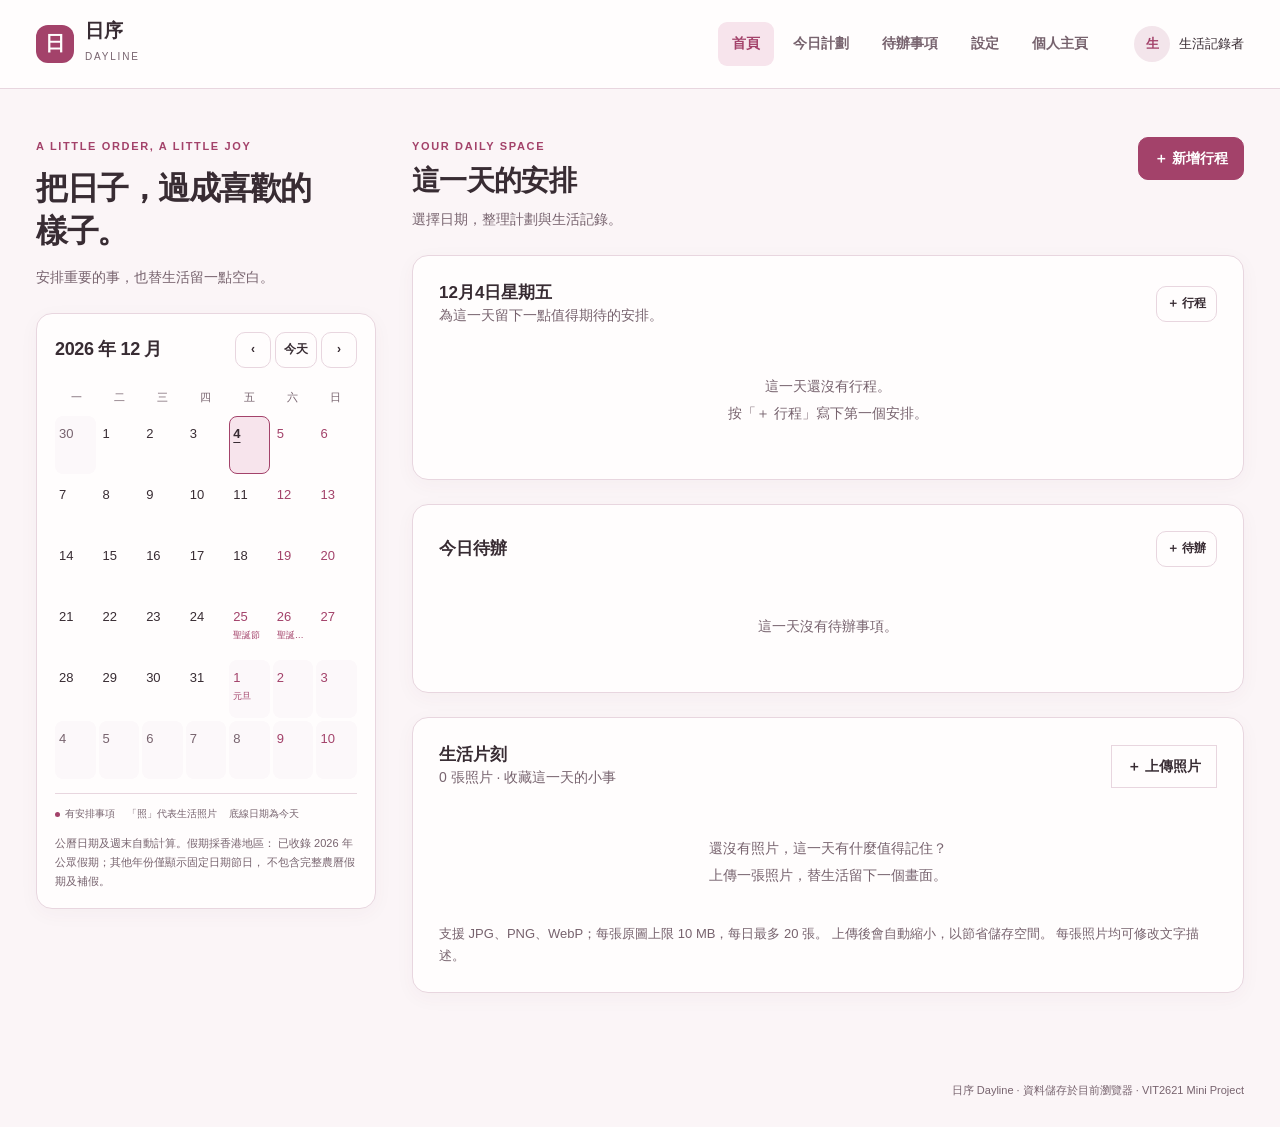
<file: index.html>
<!DOCTYPE html>
<html lang="zh-Hant">
<head>
  <meta charset="UTF-8">
  <meta name="viewport" content="width=device-width, initial-scale=1">
<meta name="theme-color" content="#fbf5f7">

  <title>首頁｜日序 Dayline</title>
  <link rel="stylesheet" href="css/style.css">
  <script src="js/app.js" defer></script>
</head>
<body data-page="home">
  <div id="app" aria-busy="true">
    <p class="loading">正在載入日序……</p>
  </div>
  <div id="toast" class="toast" role="status" aria-live="polite"></div>
  <noscript>請啟用 JavaScript，才能使用日程及照片儲存功能。</noscript>
</body>
</html>
</file>
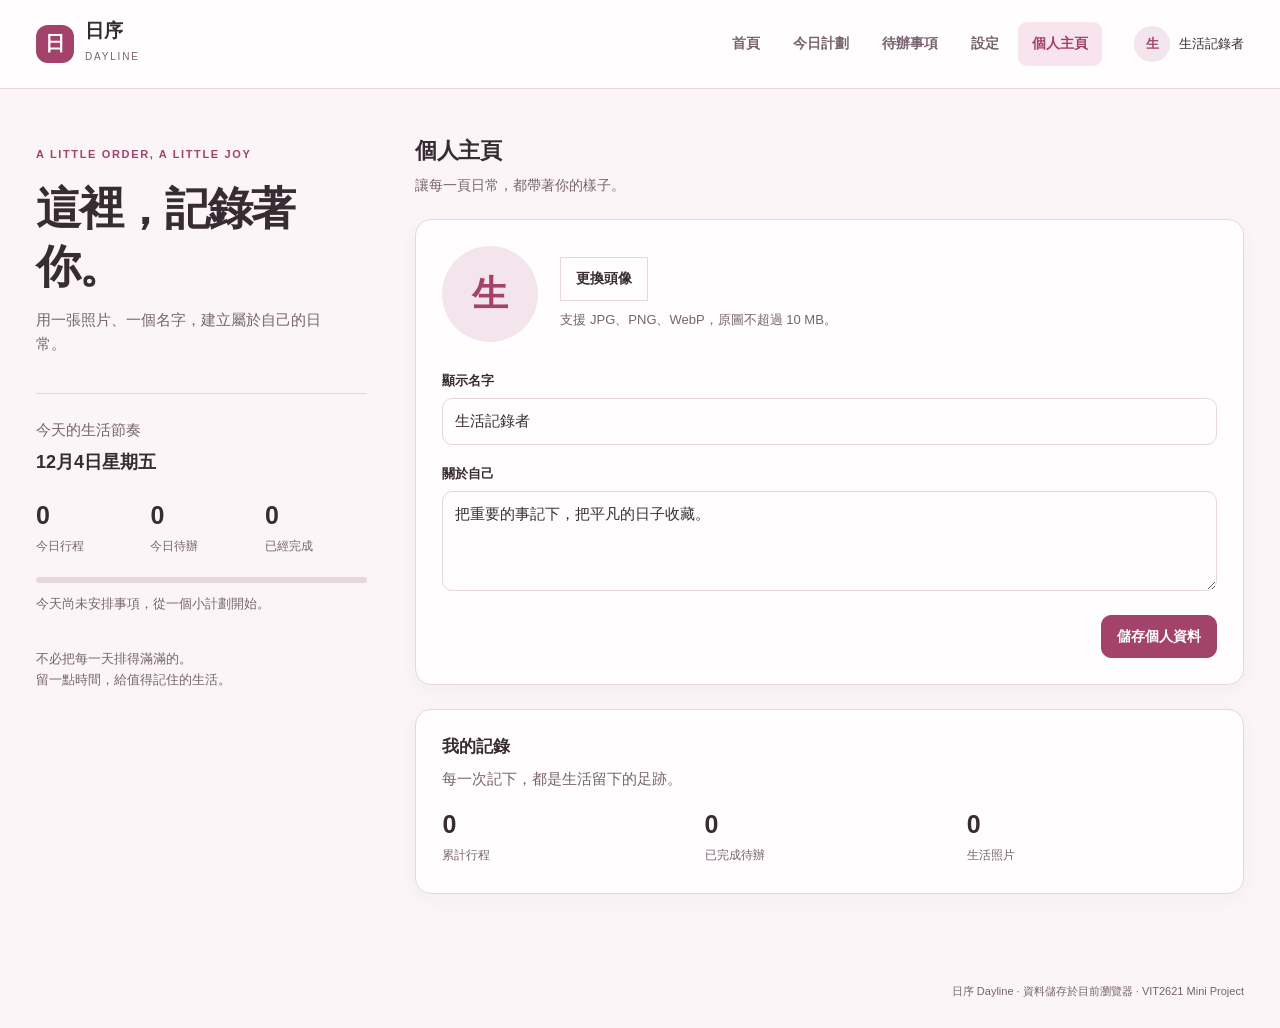
<file: profile.html>
<!DOCTYPE html>
<html lang="zh-Hant">
<head>
  <meta charset="UTF-8">
  <meta name="viewport" content="width=device-width, initial-scale=1">
<meta name="theme-color" content="#fbf5f7">


  <title>個人主頁｜日序 Dayline</title>

  <link rel="stylesheet" href="./css/style.css">
  <script src="./js/app.js" defer></script>
</head>

<body data-page="profile">
  <div id="app" aria-busy="true">
    <p class="loading">正在載入個人主頁……</p>
  </div>

  <div
    id="toast"
    class="toast"
    role="status"
    aria-live="polite">
  </div>

  <noscript>
    請啟用 JavaScript，才能使用個人主頁。
  </noscript>
</body>
</html>
</file>
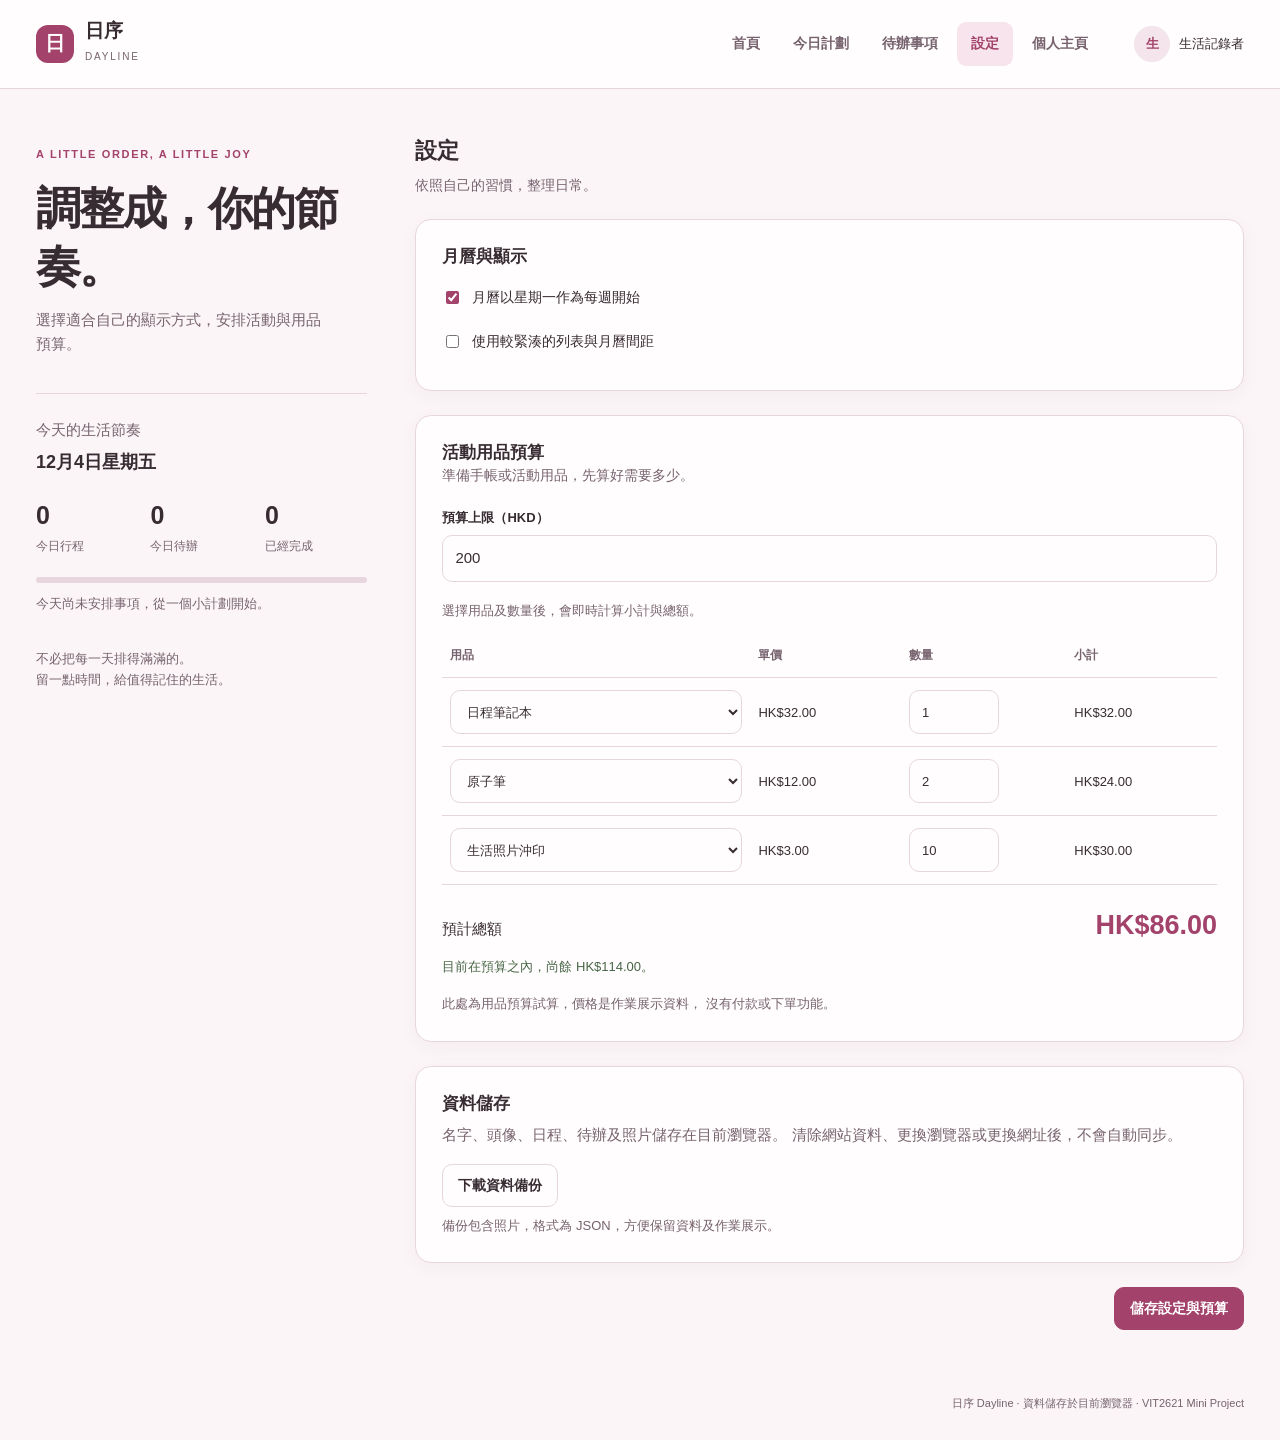
<file: settings.html>
<!DOCTYPE html>
<html lang="zh-Hant">
<head>
  <meta charset="UTF-8">
  <meta name="viewport" content="width=device-width, initial-scale=1">
<meta name="theme-color" content="#fbf5f7">

  <title>設定｜日序 Dayline</title>
  <link rel="stylesheet" href="css/style.css">
  <script src="js/app.js" defer></script>
</head>
<body data-page="settings">
  <div id="app" aria-busy="true">
    <p class="loading">正在載入日序……</p>
  </div>
  <div id="toast" class="toast" role="status" aria-live="polite"></div>
  <noscript>請啟用 JavaScript，才能使用日程及照片儲存功能。</noscript>
</body>
</html>
</file>
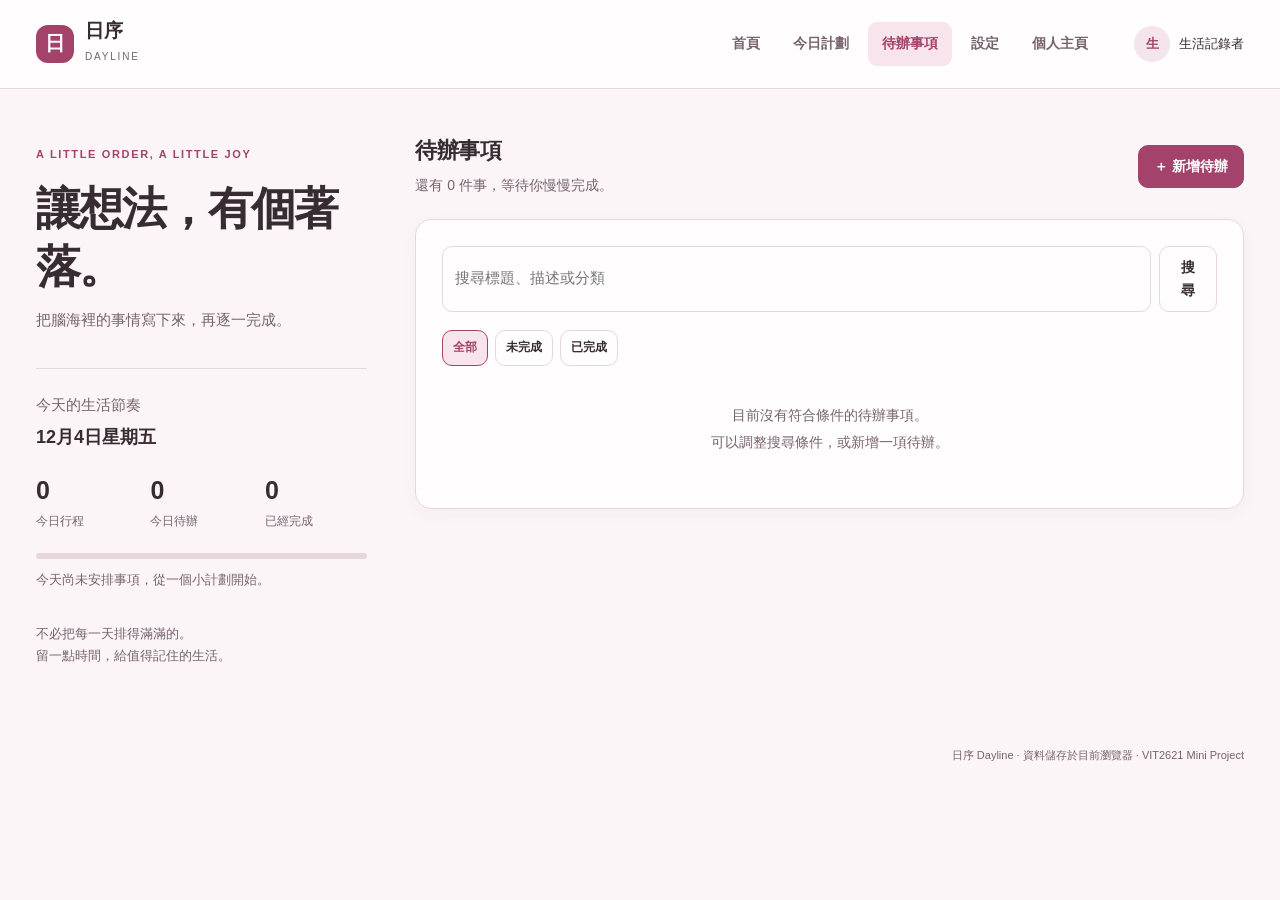
<file: tasks.html>
<!DOCTYPE html>
<html lang="zh-Hant">
<head>
  <meta charset="UTF-8">
  <meta name="viewport" content="width=device-width, initial-scale=1">
<meta name="theme-color" content="#fbf5f7">

  <title>待辦事項｜日序 Dayline</title>
  <link rel="stylesheet" href="css/style.css">
  <script src="js/app.js" defer></script>
</head>
<body data-page="tasks">
  <div id="app" aria-busy="true">
    <p class="loading">正在載入日序……</p>
  </div>
  <div id="toast" class="toast" role="status" aria-live="polite"></div>
  <noscript>請啟用 JavaScript，才能使用日程及照片儲存功能。</noscript>
</body>
</html>
</file>
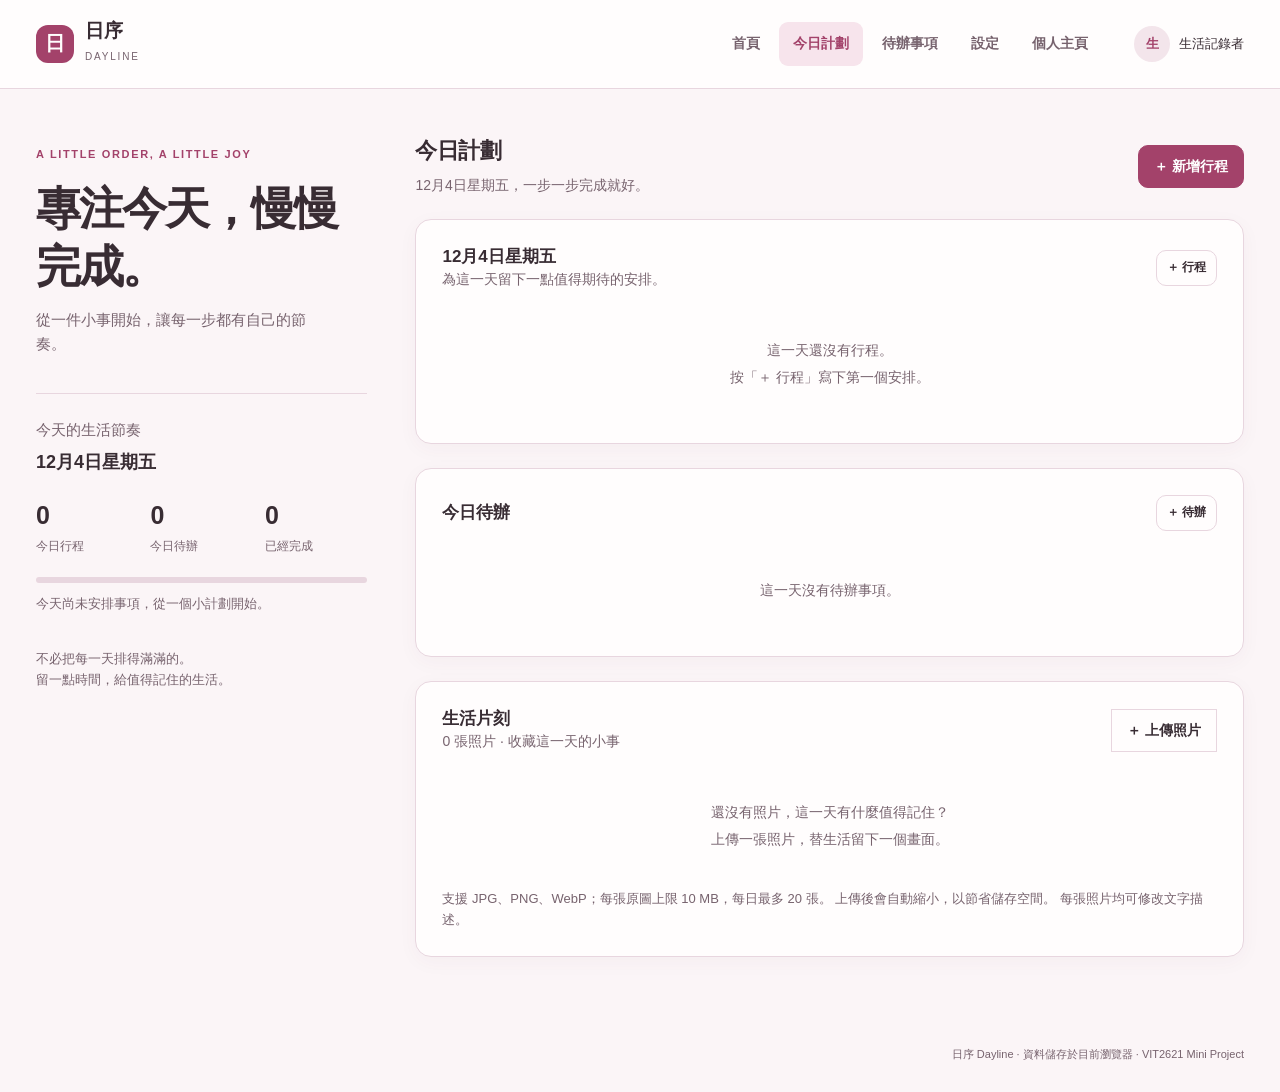
<file: today.html>
<!DOCTYPE html>
<html lang="zh-Hant">
<head>
  <meta charset="UTF-8">
  <meta name="viewport" content="width=device-width, initial-scale=1">
<meta name="theme-color" content="#fbf5f7">

  <title>今日計劃｜日序 Dayline</title>
  <link rel="stylesheet" href="css/style.css">
  <script src="js/app.js" defer></script>
</head>
<body data-page="today">
  <div id="app" aria-busy="true">
    <p class="loading">正在載入日序……</p>
  </div>
  <div id="toast" class="toast" role="status" aria-live="polite"></div>
  <noscript>請啟用 JavaScript，才能使用日程及照片儲存功能。</noscript>
</body>
</html>
</file>
<file: css/style.css>
:root {
  --bg: #ffeff6;
  --surface: #ffffff;
  --surface-soft: #ffffff;
  --ink: #302d28;
  --muted: #71695e;
  --line: #fffcf6;
  --accent: #a34f37;
  --accent-hover: #f3acc1;
  --accent-soft: #ffffff;
  --success: #526b48;
  --radius: 16px;
  --shadow: 0 5px 20px rgb(63 45 27 / 4%);
}

* {
  box-sizing: border-box;
}

html {
  color-scheme: light;
  background: var(--bg);
}

body {
  margin: 0;
  color: var(--ink);
  font-family: Inter, "Noto Sans TC", "PingFang TC",
    "Microsoft JhengHei", sans-serif;
  font-size: 15px;
  line-height: 1.65;
}

button,
input,
textarea,
select {
  font: inherit;
}

button,
a,
input,
textarea,
select {
  -webkit-tap-highlight-color: transparent;
}

button,
a {
  touch-action: manipulation;
}

button {
  cursor: pointer;
}

button:disabled {
  cursor: wait;
  opacity: 0.65;
}

a {
  color: inherit;
  text-decoration: none;
}

button,
input,
textarea,
select {
  border-radius: 10px;
}

button:focus-visible,
a:focus-visible,
input:focus-visible,
textarea:focus-visible,
select:focus-visible {
  outline: 3px solid var(--accent);
  outline-offset: 3px;
}

h1,
h2,
h3,
p {
  margin-top: 0;
}

h1,
h2,
h3 {
  line-height: 1.3;
}

h1 {
  margin-bottom: 12px;
  font-size: clamp(30px, 3.5vw, 45px);
  letter-spacing: -0.045em;
}

h2 {
  margin-bottom: 8px;
  font-size: 22px;
  letter-spacing: -0.025em;
}

h3 {
  margin-bottom: 8px;
  font-size: 17px;
}

p {
  margin-bottom: 16px;
}

img {
  display: block;
  max-width: 100%;
}

small,
.muted,
.help {
  color: var(--muted);
}

small,
.help {
  font-size: 13px;
}

.help {
  margin: 8px 0 0;
}

.loading {
  padding: 40px;
}

.skip-link {
  position: fixed;
  top: -80px;
  left: 16px;
  z-index: 100;
  padding: 12px;
  background: var(--surface);
}

.skip-link:focus {
  top: 12px;
}

.topbar {
  background: var(--surface);
  border-bottom: 1px solid var(--line);
}

.topbar-inner {
  max-width: 1360px;
  min-height: 88px;
  margin: auto;
  padding: 16px 36px;
  display: flex;
  align-items: center;
  gap: 32px;
}

.brand {
  display: flex;
  align-items: center;
  gap: 11px;
  flex-shrink: 0;
}

.brand-mark {
  width: 38px;
  height: 38px;
  display: grid;
  place-items: center;
  color: var(--surface);
  background: var(--accent);
  border-radius: 12px;
  font-size: 20px;
  font-weight: 700;
}

.brand strong {
  display: block;
  line-height: 1.2;
  font-size: 19px;
}

.brand small {
  font-size: 10px;
  letter-spacing: 0.18em;
}

.navigation {
  display: flex;
  gap: 5px;
  margin-left: auto;
}

.navigation a {
  padding: 10px 14px;
  border-radius: 9px;
  color: var(--muted);
  white-space: nowrap;
  font-size: 14px;
  font-weight: 600;
}

.navigation a:hover {
  background: var(--bg);
  color: var(--ink);
}

.navigation a[aria-current="page"] {
  background: var(--accent-soft);
  color: var(--accent);
}

.header-profile {
  display: flex;
  align-items: center;
  gap: 9px;
  font-size: 13px;
  min-width: 0;
}

.header-profile span:last-child {
  max-width: 85px;
  overflow: hidden;
  text-overflow: ellipsis;
  white-space: nowrap;
}

.avatar {
  width: 36px;
  height: 36px;
  flex-shrink: 0;
  display: grid;
  place-items: center;
  border-radius: 50%;
  object-fit: cover;
  background: var(--surface-soft);
  color: var(--accent);
  font-weight: 700;
}

.avatar.large {
  width: 96px;
  height: 96px;
  font-size: 36px;
}

.workspace {
  max-width: 1360px;
  margin: 0 auto;
  padding: 48px 36px 64px;
  display: grid;
  grid-template-columns: minmax(230px, 0.8fr) minmax(0, 2fr);
  gap: 48px;
  align-items: start;
}

.sidebar {
  position: sticky;
  top: 32px;
  min-width: 0;
  padding-top: 8px;
}

.eyebrow {
  margin-bottom: 16px;
  color: var(--accent);
  font-size: 11px;
  font-weight: 700;
  letter-spacing: 0.15em;
}

.sidebar-intro {
  max-width: 285px;
  color: var(--muted);
}

.side-summary {
  margin-top: 36px;
  padding-top: 24px;
  border-top: 1px solid var(--line);
}

.side-date {
  margin: 5px 0 20px;
  font-size: 18px;
  font-weight: 600;
}

.stats {
  display: grid;
  grid-template-columns: repeat(3, minmax(0, 1fr));
  gap: 12px;
}

.stats strong {
  display: block;
  font-size: 25px;
  line-height: 1.4;
}

.stats span {
  font-size: 12px;
  color: var(--muted);
}

.progress-track {
  height: 6px;
  margin: 20px 0 8px;
  overflow: hidden;
  border-radius: 10px;
  background: var(--line);
}

.progress-fill {
  height: 100%;
  background: var(--accent);
}

.side-note {
  margin-top: 32px;
  max-width: 290px;
  font-size: 13px;
  color: var(--muted);
}

main {
  min-width: 0;
}

.page-heading {
  display: flex;
  align-items: center;
  justify-content: space-between;
  gap: 16px;
  margin-bottom: 22px;
}

.page-heading p,
.section-heading p {
  margin-bottom: 0;
  color: var(--muted);
  font-size: 14px;
}

.panel {
  padding: 26px;
  margin-bottom: 24px;
  border: 1px solid var(--line);
  border-radius: var(--radius);
  background: var(--surface);
  box-shadow: var(--shadow);
}

.section-heading {
  display: flex;
  align-items: center;
  justify-content: space-between;
  gap: 16px;
  margin-bottom: 20px;
}

.section-heading h2,
.section-heading h3 {
  margin-bottom: 0;
}

.actions {
  display: flex;
  align-items: center;
  gap: 8px;
  flex-wrap: wrap;
}

.btn {
  min-height: 42px;
  padding: 9px 15px;
  display: inline-flex;
  align-items: center;
  justify-content: center;
  gap: 7px;
  border: 1px solid var(--line);
  background: var(--surface);
  color: var(--ink);
  font-size: 14px;
  font-weight: 600;
  text-align: center;
}

.btn:hover {
  background: var(--bg);
}

.btn.primary {
  background: var(--accent);
  border-color: var(--accent);
  color: white;
}

.btn.primary:hover {
  background: var(--accent-hover);
}

.btn.small {
  min-height: 36px;
  padding: 6px 10px;
  font-size: 12px;
}

.btn.danger {
  color: #a13f32;
}

.text-button {
  min-height: 40px;
  padding: 6px 8px;
  background: transparent;
  border: 0;
  color: var(--muted);
  font-size: 13px;
}

.text-button:hover {
  color: var(--accent);
  background: var(--bg);
}

.calendar-toolbar {
  display: flex;
  align-items: center;
  justify-content: space-between;
  flex-wrap: wrap;
  gap: 12px;
  margin-bottom: 20px;
}

.calendar-toolbar h2 {
  margin: 0;
}

.weekdays,
.calendar-grid {
  display: grid;
  grid-template-columns: repeat(7, minmax(0, 1fr));
}

.weekdays span {
  padding: 8px 0 12px;
  text-align: center;
  font-size: 12px;
  color: var(--muted);
}

.calendar-grid {
  gap: 5px;
}

.day {
  min-width: 0;
  min-height: 79px;
  padding: 9px 7px;
  display: flex;
  flex-direction: column;
  align-items: flex-start;
  gap: 3px;
  border: 1px solid transparent;
  border-radius: 10px;
  background: transparent;
  color: var(--ink);
  text-align: left;
}

.day:hover {
  background: var(--bg);
}

.day.outside {
  color: #857d72;
  background: #faf8f4;
}

.day.weekend .day-number,
.day.holiday .day-number {
  color: var(--accent);
}

.day.today .day-number {
  text-decoration: underline;
  text-underline-offset: 4px;
  font-weight: 800;
}

.day.selected {
  background: var(--accent-soft);
  border-color: var(--accent);
}

.day-number {
  font-size: 14px;
}

.holiday-name {
  width: 100%;
  overflow: hidden;
  text-overflow: ellipsis;
  white-space: nowrap;
  font-size: 9px;
  color: var(--accent);
}

.day-meta {
  margin-top: auto;
  display: flex;
  gap: 4px;
  flex-wrap: wrap;
  align-items: center;
  font-size: 10px;
  color: var(--muted);
}

.event-dot {
  width: 5px;
  height: 5px;
  border-radius: 50%;
  background: var(--accent);
}

.legend {
  display: flex;
  flex-wrap: wrap;
  gap: 14px;
  margin-top: 16px;
  padding-top: 14px;
  border-top: 1px solid var(--line);
  color: var(--muted);
  font-size: 11px;
}

.legend span {
  display: flex;
  align-items: center;
  gap: 5px;
}

.empty {
  padding: 24px 12px;
  text-align: center;
  color: var(--muted);
}

.empty p {
  margin: 4px 0;
  font-size: 14px;
}

.entry {
  display: flex;
  align-items: flex-start;
  gap: 12px;
  padding: 17px 0;
  border-bottom: 1px solid var(--line);
}

.entry:last-child {
  border-bottom: 0;
}

.entry-check {
  width: 19px;
  height: 19px;
  margin: 5px 0 0;
  flex-shrink: 0;
  accent-color: var(--accent);
  cursor: pointer;
}

.entry-time {
  min-width: 44px;
  padding-top: 3px;
  color: var(--muted);
  font-size: 12px;
}

.entry-content {
  min-width: 0;
  flex: 1;
}

.entry-title {
  margin: 0 0 4px;
  overflow-wrap: anywhere;
  font-size: 15px;
  font-weight: 600;
}

.entry.completed .entry-title {
  color: var(--muted);
  text-decoration: line-through;
}

.entry-description {
  margin: 5px 0 0;
  color: var(--muted);
  font-size: 13px;
  white-space: pre-wrap;
  overflow-wrap: anywhere;
}

.entry-meta {
  display: flex;
  align-items: center;
  flex-wrap: wrap;
  gap: 8px;
  color: var(--muted);
  font-size: 12px;
}

.tag {
  display: inline-block;
  padding: 2px 8px;
  border-radius: 6px;
  background: var(--bg);
  font-size: 11px;
}

.overdue {
  color: #a13f32;
}

.photo-grid {
  display: grid;
  grid-template-columns: repeat(3, minmax(0, 1fr));
  gap: 14px;
}

.photo-card {
  margin: 0;
  min-width: 0;
}

.photo-card img {
  width: 100%;
  aspect-ratio: 4 / 3;
  border-radius: 10px;
  object-fit: cover;
  background: var(--bg);
}

.photo-card figcaption {
  margin-top: 8px;
  color: var(--muted);
  font-size: 12px;
  overflow-wrap: anywhere;
}

.photo-card .actions {
  margin-top: 3px;
  gap: 2px;
}

.form-grid {
  display: grid;
  grid-template-columns: repeat(2, minmax(0, 1fr));
  gap: 18px;
}

.field {
  display: flex;
  flex-direction: column;
  gap: 7px;
  min-width: 0;
  margin-bottom: 18px;
}

.form-grid .field {
  margin-bottom: 0;
}

.field.full {
  grid-column: 1 / -1;
}

.field > label,
.field > span {
  font-size: 13px;
  font-weight: 600;
}

input:not([type="checkbox"]),
textarea,
select {
  width: 100%;
  min-width: 0;
  min-height: 44px;
  padding: 10px 12px;
  border: 1px solid var(--line);
  background: var(--surface);
  color: var(--ink);
}

textarea {
  resize: vertical;
  min-height: 100px;
}

input[type="checkbox"] {
  accent-color: var(--accent);
}

.check-label {
  display: flex;
  align-items: center;
  gap: 10px;
  min-height: 44px;
  font-size: 14px;
}

.form-footer {
  display: flex;
  justify-content: flex-end;
  gap: 8px;
  margin-top: 24px;
}

.search-form {
  display: flex;
  gap: 8px;
  margin-bottom: 18px;
}

.filters {
  display: flex;
  gap: 7px;
  flex-wrap: wrap;
  margin-bottom: 10px;
}

.filters .active {
  color: var(--accent);
  background: var(--accent-soft);
  border-color: var(--accent);
}

.profile-header {
  display: flex;
  align-items: center;
  flex-wrap: wrap;
  gap: 22px;
  margin-bottom: 28px;
}

.profile-header p {
  margin: 8px 0 0;
}

.table-wrap {
  width: 100%;
  overflow-x: auto;
}

table {
  width: 100%;
  border-collapse: collapse;
  font-size: 13px;
}

caption {
  margin-bottom: 12px;
  text-align: left;
  color: var(--muted);
}

th,
td {
  padding: 12px 8px;
  border-bottom: 1px solid var(--line);
  text-align: left;
  vertical-align: middle;
}

th {
  color: var(--muted);
  font-size: 12px;
  font-weight: 600;
}

.budget-table {
  min-width: 430px;
}

.budget-table select {
  min-width: 135px;
}

.budget-table input {
  min-width: 65px;
  max-width: 90px;
}

.budget-summary {
  display: flex;
  align-items: baseline;
  justify-content: space-between;
  gap: 16px;
  margin-top: 18px;
}

.budget-summary strong {
  color: var(--accent);
  font-size: 27px;
}

.budget-feedback {
  margin-top: 8px;
  color: var(--success);
  font-size: 13px;
}

.budget-feedback.over {
  color: #a13f32;
}

dialog {
  width: min(540px, calc(100% - 32px));
  max-height: calc(100dvh - 48px);
  padding: 28px;
  overflow-y: auto;
  border: 1px solid var(--line);
  border-radius: var(--radius);
  background: var(--surface);
  color: var(--ink);
  box-shadow: 0 20px 80px rgb(40 30 20 / 18%);
}

dialog::backdrop {
  background: rgb(40 33 25 / 35%);
}

.toast {
  position: fixed;
  left: 50%;
  bottom: 26px;
  z-index: 200;
  width: max-content;
  max-width: calc(100% - 32px);
  padding: 12px 20px;
  border-radius: 12px;
  color: white;
  background: var(--ink);
  box-shadow: var(--shadow);
  opacity: 0;
  transform: translate(-50%, 15px);
  pointer-events: none;
  transition: opacity 0.18s, transform 0.18s;
  font-size: 14px;
  overflow-wrap: anywhere;
}

.toast.visible {
  opacity: 1;
  transform: translate(-50%, 0);
}

.site-footer {
  max-width: 1360px;
  margin: 0 auto;
  padding: 0 36px 28px;
  color: var(--muted);
  text-align: right;
  font-size: 11px;
}

body.compact .entry {
  padding-block: 10px;
}

body.compact .day {
  min-height: 65px;
}

@media (min-width: 1400px) {
  .workspace {
    gap: 64px;
  }
}

@media (max-width: 1050px) {
  .topbar-inner {
    gap: 18px;
    padding-inline: 24px;
  }

  .navigation a {
    padding-inline: 10px;
  }

  .header-profile span:last-child {
    display: none;
  }

  .workspace {
    grid-template-columns: 220px minmax(0, 1fr);
    gap: 28px;
    padding-inline: 24px;
  }

  .panel {
    padding: 20px;
  }
}

@media (max-width: 780px) {
  .topbar-inner {
    display: grid;
    grid-template-columns: 1fr auto;
    gap: 12px;
    padding: 16px 20px 12px;
  }

  .navigation {
    grid-column: 1 / -1;
    grid-row: 2;
    width: 100%;
    margin: 0;
    overflow-x: auto;
    padding-bottom: 3px;
  }

  .navigation a {
    flex-shrink: 0;
    padding: 10px 13px;
  }

  .header-profile {
    grid-column: 2;
    grid-row: 1;
  }

  .workspace {
    grid-template-columns: minmax(0, 1fr);
    gap: 26px;
    padding: 28px 20px 40px;
  }

  .sidebar {
    position: static;
    padding: 0;
  }

  .sidebar h1 {
    font-size: 33px;
  }

  .sidebar-intro {
    max-width: none;
    margin-bottom: 0;
  }

  .side-summary {
    margin-top: 20px;
    padding-top: 16px;
  }

  .side-summary > .muted,
  .side-date,
  .side-note {
    display: none;
  }

  .stats {
    max-width: 380px;
  }

  .progress-track {
    max-width: 380px;
    margin-top: 14px;
  }

  .site-footer {
    padding-inline: 20px;
    text-align: left;
  }
}

@media (max-width: 480px) {
  .workspace {
    padding-inline: 14px;
  }

  .panel {
    padding: 16px;
  }

  .page-heading,
  .section-heading {
    align-items: flex-start;
    flex-wrap: wrap;
    gap: 12px;
  }

  .page-heading h2 {
    font-size: 21px;
  }

  .calendar-grid {
    gap: 2px;
  }

  .day {
    min-height: 68px;
    padding: 7px 4px;
    border-radius: 7px;
  }

  .holiday-name {
    font-size: 8px;
  }

  .day-meta {
    font-size: 9px;
    gap: 2px;
  }

  .photo-grid {
    grid-template-columns: repeat(2, minmax(0, 1fr));
  }

  .entry {
    flex-wrap: wrap;
    gap: 9px;
  }

  .entry-content {
    flex-basis: calc(100% - 85px);
  }

  .entry > .actions {
    margin-left: auto;
  }

  .form-grid {
    grid-template-columns: minmax(0, 1fr);
  }

  .search-form {
    flex-wrap: wrap;
  }

  .search-form input {
    flex: 1 1 180px;
  }

  .budget-summary {
    flex-wrap: wrap;
  }

  dialog {
    padding: 22px;
  }
}

@media (prefers-reduced-motion: reduce) {
  *,
  *::before,
  *::after {
    transition: none !important;
    scroll-behavior: auto !important;
  }
}
/* =========================
   首頁：左側小月曆、右側每日內容
========================= */

body[data-page="home"] .workspace {
  grid-template-columns: 340px minmax(0, 1fr);
  gap: 36px;
  align-items: start;
}

/* 左側同時包含標題與月曆，取消固定定位，
   讓較矮的螢幕也能正常捲動全部內容。 */
body[data-page="home"] .sidebar {
  position: static;
  padding-top: 0;
}

body[data-page="home"] .sidebar > .eyebrow {
  margin-bottom: 12px;
}

body[data-page="home"] .sidebar > h1 {
  max-width: 300px;
  margin-bottom: 12px;
  font-size: 32px;
  line-height: 1.35;
}

body[data-page="home"] .sidebar-intro {
  max-width: none;
  margin-bottom: 24px;
  font-size: 14px;
}

/* 首頁左側以日期選擇為主，騰出空間給小月曆。 */
body[data-page="home"] .side-summary,
body[data-page="home"] .side-note {
  display: none;
}

/* 小月曆容器 */
body[data-page="home"] .sidebar .panel {
  width: 100%;
  margin-bottom: 0;
  padding: 18px;
  border-radius: var(--radius);
}

body[data-page="home"] .calendar-toolbar {
  gap: 8px;
  margin-bottom: 14px;
}

body[data-page="home"] .calendar-toolbar h2 {
  font-size: 18px;
  letter-spacing: -0.02em;
}

body[data-page="home"] .calendar-toolbar .actions {
  gap: 4px;
}

body[data-page="home"] .calendar-toolbar .btn.small {
  min-width: 36px;
  min-height: 36px;
  padding: 6px 8px;
  font-size: 12px;
}

body[data-page="home"] .weekdays span {
  padding: 6px 0 10px;
  font-size: 11px;
}

body[data-page="home"] .calendar-grid {
  gap: 3px;
}

body[data-page="home"] .day {
  min-height: 58px;
  padding: 6px 3px;
  gap: 2px;
  border-radius: 8px;
}

body[data-page="home"] .day-number {
  font-size: 13px;
}

body[data-page="home"] .holiday-name {
  font-size: 9px;
  line-height: 1.4;
}

body[data-page="home"] .day-meta {
  gap: 3px;
  font-size: 9px;
  line-height: 1.3;
}

body[data-page="home"] .legend {
  gap: 8px 12px;
  margin-top: 14px;
  padding-top: 12px;
  font-size: 10px;
}

body[data-page="home"] .sidebar .help {
  margin-top: 12px;
  font-size: 11px;
  line-height: 1.7;
}

/* 右側主要內容 */
body[data-page="home"] main {
  min-width: 0;
}

body[data-page="home"] main > .page-heading {
  align-items: flex-start;
  margin-bottom: 24px;
}

body[data-page="home"] .page-heading .eyebrow {
  margin-bottom: 8px;
  color: var(--accent);
  font-size: 11px;
}

body[data-page="home"] .page-heading h2 {
  margin-bottom: 8px;
  font-size: 28px;
}

body[data-page="home"] main > .panel {
  padding: 26px;
}

/* 中型桌面與平板橫向 */
@media (min-width: 781px) and (max-width: 1050px) {
  body[data-page="home"] .workspace {
    grid-template-columns: 300px minmax(0, 1fr);
    gap: 24px;
  }

  body[data-page="home"] .sidebar .panel {
    padding: 14px;
  }

  body[data-page="home"] .calendar-toolbar h2 {
    font-size: 16px;
  }

  body[data-page="home"] .calendar-toolbar .btn.small {
    min-width: 32px;
    padding-inline: 6px;
  }

  body[data-page="home"] main > .page-heading {
    flex-wrap: wrap;
  }

  body[data-page="home"] main > .panel {
    padding: 20px;
  }

  body[data-page="home"] .photo-grid {
    grid-template-columns: repeat(2, minmax(0, 1fr));
  }
}

/* 手機與平板直向：月曆在上，內容在下 */
@media (max-width: 780px) {
  body[data-page="home"] .workspace {
    grid-template-columns: minmax(0, 1fr);
    gap: 28px;
  }

  body[data-page="home"] .sidebar > h1 {
    max-width: none;
    font-size: 29px;
  }

  body[data-page="home"] .sidebar-intro {
    margin-bottom: 18px;
  }

  body[data-page="home"] .sidebar .panel {
    padding: 18px;
  }

  body[data-page="home"] .day {
    min-height: 62px;
    padding: 7px 5px;
  }

  body[data-page="home"] main > .page-heading {
    flex-wrap: wrap;
    gap: 14px;
  }

  body[data-page="home"] .page-heading h2 {
    font-size: 25px;
  }
}

@media (max-width: 480px) {
  body[data-page="home"] .sidebar .panel {
    padding: 14px;
  }

  body[data-page="home"] main > .panel {
    padding: 16px;
  }

  body[data-page="home"] .calendar-grid {
    gap: 2px;
  }

  body[data-page="home"] .day {
    min-height: 56px;
    padding: 6px 3px;
  }
}
/* =========================
   霧粉色主題
========================= */

:root {
  --bg: #fbf5f7;
  --surface: #fffdfd;
  --surface-soft: #f3e5eb;

  --ink: #382c33;
  --muted: #77636e;
  --line: #e8d6df;

  --accent: #a3426a;
  --accent-hover: #873454;
  --accent-soft: #f7e4ec;

  --success: #486647;

  --shadow: 0 5px 20px rgb(104 49 74 / 4%);
}

/* 相鄰月份日期 */
.day.outside {
  color: var(--muted);
  background: #fcf8fa;
}

/* 選取日期 */
.day.selected {
  background: var(--accent-soft);
  border-color: var(--accent);
}

/* 刪除與逾期提示 */
.btn.danger,
.overdue,
.budget-feedback.over {
  color: #a03650;
}

/* 彈出視窗 */
dialog {
  box-shadow: 0 20px 80px rgb(77 35 54 / 16%);
}

dialog::backdrop {
  background: rgb(57 35 47 / 32%);
}

/* 圖片載入時的底色 */
.photo-card img {
  background: var(--surface-soft);
}

/* 文字反白 */
::selection {
  background: #efd0df;
  color: var(--ink);
}
/* 電腦版隱藏手機日期工具列 */
.mobile-date-panel {
  display: none;
}

/* =========================
   手機首頁：日期工具列＋當日內容
========================= */

@media (max-width: 780px) {
  body[data-page="home"] .workspace {
    display: flex;
    flex-direction: column;
    gap: 0;
    padding-top: 20px;
  }

  /*
   讓日期工具列、月曆和內容依序排列。
   桌面版不受此規則影響。
  */
  body[data-page="home"] main {
    display: contents;
  }

  body[data-page="home"] .sidebar {
    display: none;
    width: 100%;
    order: 2;
    margin-bottom: 20px;
  }

  /* 手機不重複顯示左側的大標題與介紹 */
  body[data-page="home"] .sidebar > .eyebrow,
  body[data-page="home"] .sidebar > h1,
  body[data-page="home"] .sidebar > .sidebar-intro,
  body[data-page="home"] .sidebar > .side-summary,
  body[data-page="home"] .sidebar > .side-note {
    display: none;
  }

  /* 按下展開後，才顯示完整月曆 */
  body[data-page="home"].mobile-calendar-open .sidebar {
    display: block;
  }

  body[data-page="home"] .home-calendar {
    width: 100%;
  }

  body[data-page="home"] .home-calendar .panel {
    margin: 0;
  }

  /* 日期工具列固定排在內容最上方 */
  body[data-page="home"] .mobile-date-panel {
    display: block;
    order: 1;
    width: 100%;
    margin-bottom: 20px;
    padding: 16px;
    border: 1px solid var(--line);
    border-radius: var(--radius);
    background: var(--surface);
    box-shadow: var(--shadow);
  }

  .mobile-date-navigation {
    display: grid;
    grid-template-columns: 44px minmax(0, 1fr) 44px;
    align-items: center;
    gap: 12px;
  }

  .mobile-day-arrow {
    width: 44px;
    min-height: 44px;
    padding: 0;
    font-size: 24px;
  }

  .mobile-date-label {
    min-width: 0;
    text-align: center;
  }

  .mobile-date-label span {
    display: block;
    margin-bottom: 2px;
    color: var(--muted);
    font-size: 12px;
  }

  .mobile-date-label strong {
    display: block;
    color: var(--ink);
    font-size: 17px;
    line-height: 1.5;
    overflow-wrap: anywhere;
  }

  .mobile-date-actions {
    display: flex;
    justify-content: center;
    flex-wrap: wrap;
    gap: 10px;
    margin-top: 14px;
    padding-top: 12px;
    border-top: 1px solid var(--line);
  }

  .mobile-date-actions .btn {
    min-height: 44px;
    padding-inline: 16px;
  }

  .mobile-calendar-toggle {
    color: var(--accent);
    background: var(--accent-soft);
    border-color: var(--line);
  }

  /* 主要內容排在日期選擇之後 */
  body[data-page="home"] main > .page-heading {
    order: 3;
    width: 100%;
    margin-bottom: 18px;
    align-items: center;
  }

  body[data-page="home"] main > .panel {
    order: 4;
    width: 100%;
    margin-bottom: 18px;
  }

  /* 工具列已交代操作方式，手機減少重複說明 */
  body[data-page="home"] .page-heading .eyebrow,
  body[data-page="home"] .page-heading > div > p:not(.eyebrow) {
    display: none;
  }

  body[data-page="home"] .page-heading h2 {
    margin: 0;
    font-size: 21px;
  }

  body[data-page="home"] .page-heading > .btn {
    min-height: 44px;
  }

  /* 觸控操作至少保留舒適高度 */
  body[data-page="home"] .day {
    min-height: 58px;
  }

  body[data-page="home"] .entry .text-button,
  body[data-page="home"] .photo-card .text-button {
    min-height: 44px;
  }
}
</file>
